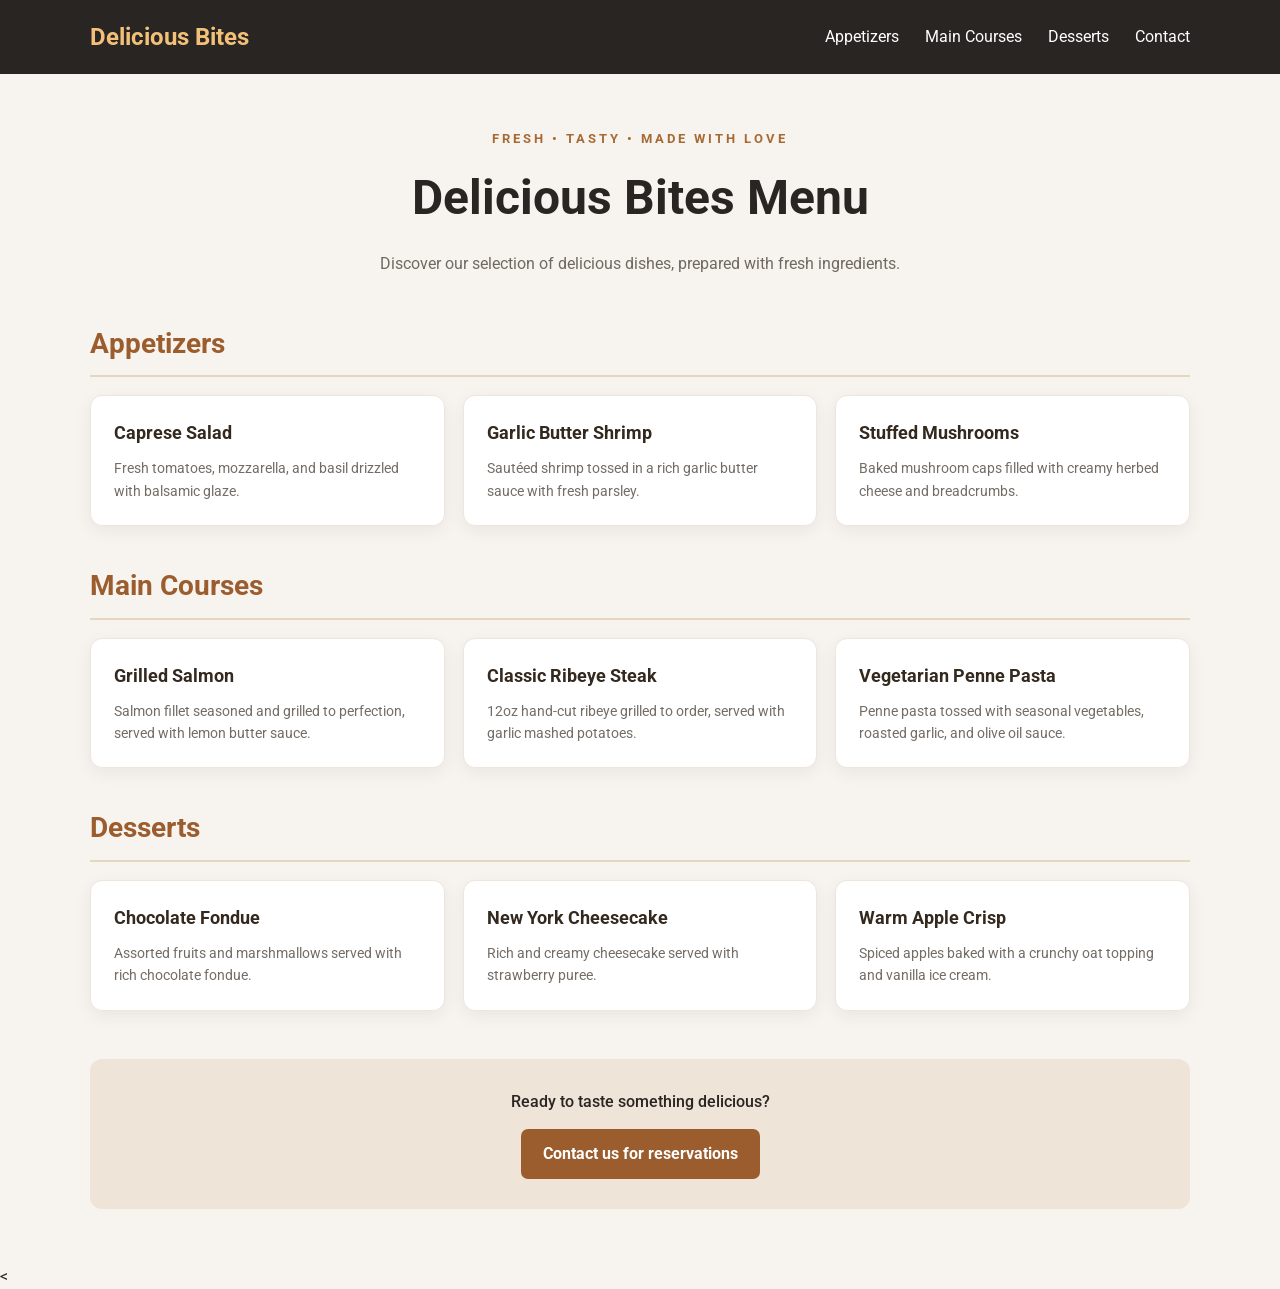
<file: index.html>
<!DOCTYPE html>
<html lang="en">

<head>
    <meta charset="UTF-8">
    <meta name="viewport" content="width=device-width, initial-scale=1.0">

    <title>Delicious Bites Menu</title>

    <!-- Google Font -->
    <link rel="preconnect" href="https://fonts.googleapis.com">
    <link rel="preconnect" href="https://fonts.gstatic.com" crossorigin>
    <link href="https://fonts.googleapis.com/css2?family=Roboto:wght@400;500;700&display=swap" rel="stylesheet">

    <!-- CSS File -->
    <link rel="stylesheet" href="index.css">
</head>

<body>

    <!-- Navigation Bar -->
    <header>
        <nav class="navbar">
            <a href="#" class="logo">Delicious Bites</a>

            <ul class="nav-links">
                <li><a href="#appetizers">Appetizers</a></li>
                <li><a href="#main-courses">Main Courses</a></li>
                <li><a href="#desserts">Desserts</a></li>
                <li><a href="contact.html">Contact</a></li>
            </ul>
        </nav>
    </header>

    <main class="menu-container">

        <!-- Introduction -->
        <section class="menu-intro">
            <p class="eyebrow">Fresh • Tasty • Made with love</p>
            <h1>Delicious Bites Menu</h1>
            <p>Discover our selection of delicious dishes,
                prepared with fresh ingredients.</p>
        </section>

        <!-- Appetizers -->
        <section class="menu-section" id="appetizers">
            <h2>Appetizers</h2>

            <ul class="menu-list">
                <li class="menu-item">
                    <strong>Caprese Salad</strong>
                    <p>Fresh tomatoes, mozzarella, and basil
                        drizzled with balsamic glaze.</p>
                </li>

                <li class="menu-item">
                    <strong>Garlic Butter Shrimp</strong>
                    <p>Sautéed shrimp tossed in a rich garlic
                        butter sauce with fresh parsley.</p>
                </li>

                <li class="menu-item">
                    <strong>Stuffed Mushrooms</strong>
                    <p>Baked mushroom caps filled with creamy
                        herbed cheese and breadcrumbs.</p>
                </li>
            </ul>
        </section>

        <!-- Main Courses -->
        <section class="menu-section" id="main-courses">
            <h2>Main Courses</h2>

            <ul class="menu-list">
                <li class="menu-item">
                    <strong>Grilled Salmon</strong>
                    <p>Salmon fillet seasoned and grilled
                        to perfection, served with lemon butter sauce.</p>
                </li>

                <li class="menu-item">
                    <strong>Classic Ribeye Steak</strong>
                    <p>12oz hand-cut ribeye grilled to order,
                        served with garlic mashed potatoes.</p>
                </li>

                <li class="menu-item">
                    <strong>Vegetarian Penne Pasta</strong>
                    <p>Penne pasta tossed with seasonal vegetables,
                        roasted garlic, and olive oil sauce.</p>
                </li>
            </ul>
        </section>

        <!-- Desserts -->
        <section class="menu-section" id="desserts">
            <h2>Desserts</h2>

            <ul class="menu-list">
                <li class="menu-item">
                    <strong>Chocolate Fondue</strong>
                    <p>Assorted fruits and marshmallows served
                        with rich chocolate fondue.</p>
                </li>

                <li class="menu-item">
                    <strong>New York Cheesecake</strong>
                    <p>Rich and creamy cheesecake served
                        with strawberry puree.</p>
                </li>

                <li class="menu-item">
                    <strong>Warm Apple Crisp</strong>
                    <p>Spiced apples baked with a crunchy oat
                        topping and vanilla ice cream.</p>
                </li>
            </ul>
        </section>

        <!-- Contact -->
        <footer class="menu-footer">
            <p>Ready to taste something delicious?</p>
            <a href="contact.html" class="contact-button">
                Contact us for reservations
            </a>
        </footer>

    </main>

</body>

</html>
<
</file>
<file: index.css>
/* GENERAL SETTINGS */
* {
    margin: 0;
    padding: 0;
    box-sizing: border-box;
}

html {
    scroll-behavior: smooth;
}

body {
    font-family: 'Roboto', sans-serif;
    background-color: #f7f4ef;
    color: #292522;
    line-height: 1.6;
}

/* NAVBAR */
header {
    background-color: #292522;
    padding: 18px 7%;
}

.navbar {
    max-width: 1100px;
    margin: auto;
    display: flex;
    justify-content: space-between;
    align-items: center;
}

.logo {
    color: #f2c078;
    text-decoration: none;
    font-size: 24px;
    font-weight: bold;
}

.nav-links {
    list-style: none;
    display: flex;
    gap: 26px;
}

.nav-links li {
    display: inline;
}

.nav-links a {
    color: white;
    text-decoration: none;
    transition: 0.3s;
}

.nav-links a:hover {
    color: #f2c078;
}

/* MAIN CONTAINER */
.menu-container {
    width: 90%;
    max-width: 1100px;
    margin: 55px auto;
}

/* INTRODUCTION */
.menu-intro {
    text-align: center;
    margin-bottom: 45px;
}

.eyebrow {
    color: #a66b35;
    text-transform: uppercase;
    letter-spacing: 3px;
    font-size: 13px;
    font-weight: bold;
    margin-bottom: 10px;
}

h1 {
    font-size: 48px;
    margin-bottom: 14px;
}

.menu-intro p:last-child {
    color: #706861;
}

/* MENU SECTIONS */
.menu-section {
    margin-bottom: 38px;
}

.menu-section h2 {
    color: #9b5d2e;
    font-size: 28px;
    margin-bottom: 18px;
    padding-bottom: 9px;
    border-bottom: 2px solid #e5d5c3;
}

/* MENU LIST */
.menu-list {
    list-style: none;
    display: flex;
    gap: 18px;
}

/* MENU CARDS */
.menu-item {
    background-color: white;
    padding: 23px;
    border-radius: 12px;
    border: 1px solid #eee5dc;
    box-shadow: 0 5px 18px rgba(0, 0, 0, 0.06);
    flex: 1;
    transition: 0.3s;
}

.menu-item:hover {
    transform: translateY(-4px);
    box-shadow: 0 10px 24px rgba(0, 0, 0, 0.11);
}

.menu-item strong {
    display: block;
    color: #34291f;
    font-size: 18px;
    margin-bottom: 9px;
}

.menu-item p {
    color: #746c65;
    font-size: 14px;
}

/* FOOTER */
.menu-footer {
    text-align: center;
    background-color: #eee4d8;
    padding: 30px 20px;
    border-radius: 12px;
    margin-top: 48px;
}

.menu-footer p {
    margin-bottom: 15px;
    font-weight: 500;
}

.contact-button {
    display: inline-block;
    background-color: #9b5d2e;
    color: white;
    text-decoration: none;
    padding: 12px 22px;
    border-radius: 7px;
    font-weight: bold;
    transition: 0.3s;
}

.contact-button:hover {
    background-color: #75421f;
}

/* RESPONSIVE DESIGN */
@media (max-width: 760px) {

    .navbar {
        flex-direction: column;
        gap: 15px;
    }

    .nav-links {
        justify-content: center;
        flex-wrap: wrap;
        gap: 12px 20px;
    }

    .menu-list {
        flex-wrap: wrap;
    }

    .menu-item {
        flex-basis: 45%;
    }
}

@media (max-width: 520px) {

    .menu-list {
        flex-direction: column;
    }

    h1 {
        font-size: 34px;
    }
}
</file>
